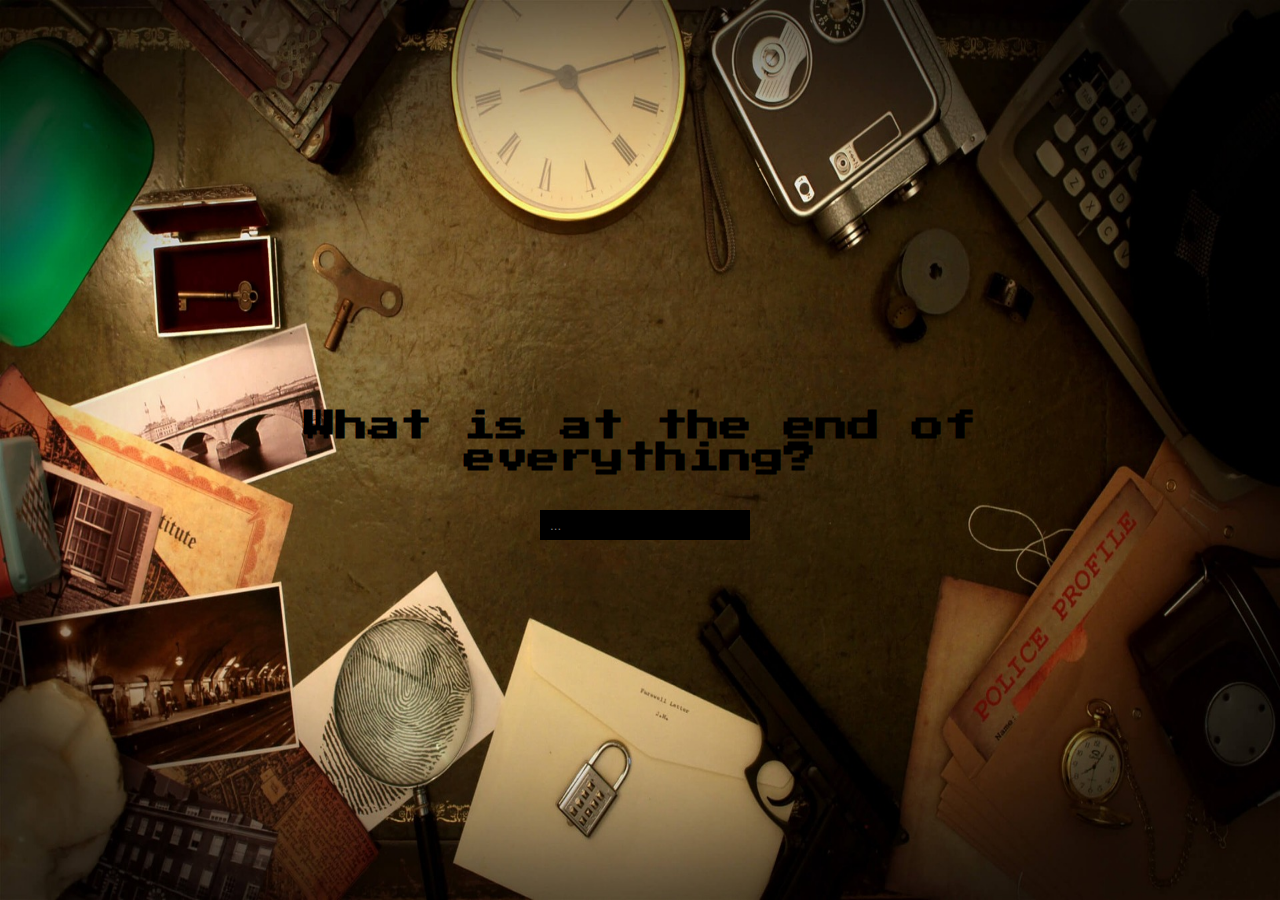
<file: challenge1/index.html>
<!DOCTYPE html>
<html lang="en">
<head>
    <meta charset="UTF-8">
    <meta http-equiv="X-UA-Compatible" content="IE=edge">
    <meta name="viewport" content="width=device-width, initial-scale=1.0">
    <link rel="stylesheet" href="style.css">
    <link
    href="https://fonts.googleapis.com/css?family=Press+Start+2P&display=swap"
    rel="stylesheet"
  />
    <title>Document</title>
</head>
<body>
    <div class="challenge1Container">
        <img class="mainImg" src="./img/escape-room.jpg" alt="">
        <div class="generalContainer">
            <img src="./img/istockphoto-478384809-612x612.jpg" alt="" class="imgClue" id="imgVintage">
            <img src="./img/fposter,small,wall_texture,product,750x1000.jpg" alt="" class="imgClue" id="imgPolice">
            <img src="./img//lock.jpg" class="imgClue" alt="" id="imgLock">
            <div class="upper">
            </div>
            <div class="middle">
                <h1>What is at the end of everythin<span id="gHover">g</span>?</h1>
                <div class="inputDiv"><input type="text" placeholder="..."></div>
            </div>
            <div class="lower">
                <div class="leftContainer lowerClues" id="firstClue"></div>
                <div class="middleContainer" id="secondClue">
                    <div class="lowerClues"></div>
                </div>
                <div class="rightContainer lowerClues" id="thirdClue"></div>
            </div>
        </div>
    </div>
<script src="index.js"></script>
</body>
</html>
</file>
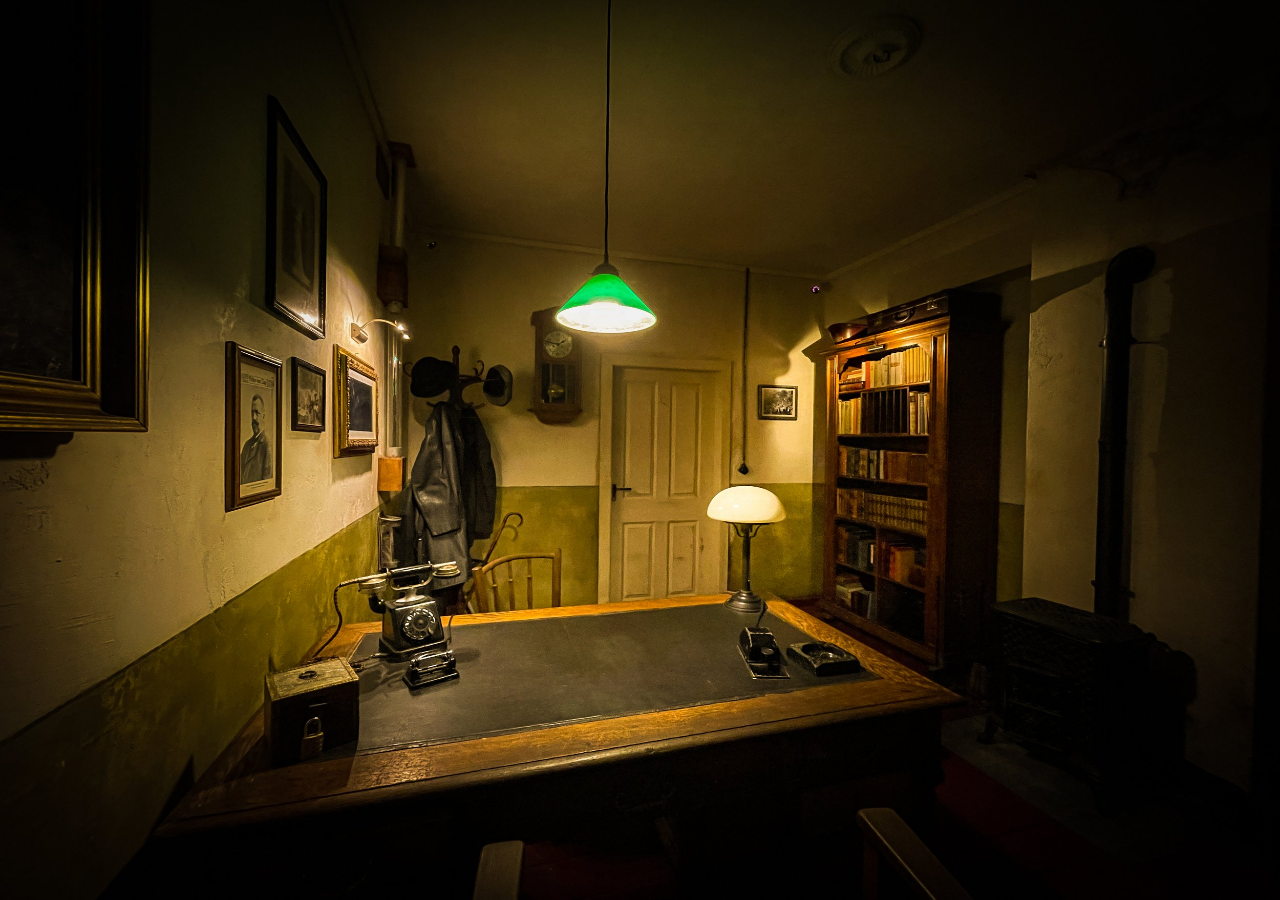
<file: challenge2/index.html>
<!DOCTYPE html>
<html lang="en">
<head>
    <meta charset="UTF-8">
    <meta http-equiv="X-UA-Compatible" content="IE=edge">
    <meta name="viewport" content="width=device-width, initial-scale=1.0">
    <link rel="stylesheet" href="style.css">
    <title>Escape Room</title>
</head>
<body>
    <div class="challenge2Container">
        <img src="./img/Beast_Office.jpg" alt="" class="officeImg">
        <div class="officeContainer">
            <img src="./img/framed-photo.jpg" alt="" class="clue1" id="clue1">
            <div class="clue1Marker" id="clue1Marker"></div>
            <div class="officeUp officeContainers">
            </div>
            <div class="officeMiddle officeContainers">
                <img src="./img/lock.jpg" alt="" id="imgLock">
                <div class="closingTag"></div>
                <div id="numInputs">
                    <div class="num">
                        <input type="tex" class="num">
                    </div>
                    <div class="num">
                        <input type="text" class="num">
                    </div>
                    <div class="num">
                        <input type="text" class="num">
                    </div>
                    <div class="num lastNum">
                        <div class="spacingDivs" id="closingTag">X</div>
                        <input type="text" class="num">
                        <div class="spacingDivs"></div>
                    </div>
                </div>
            </div>
            <div class="officeDown officeContainers">
                <div id="lockMarker"></div>
            </div>
        </div>
    </div>
    <script src="index.js"></script>
</body>
</html>
</file>
<file: challenge1/style.css>
*{
    margin: 0;
    padding: 0;
}

.mainImg{
    position: absolute;
    left: 0;
    top: 0;
    width: 100%;
    height: 100%;
    z-index: -1;
}

.generalContainer{
    height: 100vh;
    width: 100%;
    display: flex;
    align-items: center;
    justify-content: center;
    flex-direction: column;
}

h1{
    font-family: "Press Start 2P", cursive;
    height: 50px;
    width: 700px;
    text-align: center;
}

.inputDiv{
    width: 200px;
}

input{
    width: 100%;
    height: 30px;
    background-color: black;
    color: #00b800;
    border: none;
    padding-left: 10px;
    margin-top: 50px;
}


.generalContainer{
    width: 100%;
    display: flex;
    flex-direction: column;
}

#gHover:hover{
    color: #00b800;
}

.middle{
    display: flex;
    flex-direction: column;
    justify-content: center;
    align-items: center;
    height: 33%;
}

.lower{
    height: 33%;
    /* background-color: #00b800; */
    width: 100%;
}

.lower, .upper{
    display: flex;
    justify-content: space-around;
}

.lowerClues{
    height: 200px;
    width: 200px;
    /* background-color: yellow; */
}

.middleContainer{
    display: flex;
    flex-direction: column;
    justify-content: center;
}

.upper{
    display: flex;
    justify-content: flex-start;
    align-items: flex-end;
    height: 350px;
    width: 100%;}

.imgClue{
    position: absolute;
    display: none;
}


@keyframes parpadeo  {
    0%, 41%, 45%, 47%, 49.5%, 100%  { 
        opacity: 1;
    }

    42%, 44%, 46%,48%,  50%  { 
        opacity: 0; 
    }
}
</file>
<file: challenge2/style.css>
*{
    padding: 0;
    margin: 0;
}

.officeImg{
    position: absolute;
    height: 100%;
    width: 100%;
}

.officeContainer{
    height: 100vh;
    display: flex;
    flex-direction: column;
}

.officeContainers{
    position: relative;
    height: 33%;
    width: 100%;
}

/* .officeDown{
    background-color: yellow;
} */

#lockMarker{
    /* background-color: orange; */
    height: 100px;
    width: 100px;
    margin-left: 330px;
    margin-top: 40px;
}

#imgLock{
    height: 300px;
    width: 300px;
    display: none;
    position: absolute;  
}

.officeMiddle{
    display: flex;
    justify-content: center;
}

#numInputs{
    /* background-color: yellow; */
    height: 300px;
    width: 260px;
    position: relative;
    display: flex;
    justify-content: space-around;
    align-items: center;
    display: none;
}

.num{
    text-align: center;
    /* background-color: red; */
    height: 30px;
    width: 30px;
    font-size: 26px;
}

.lastNum{
    height: 100%;
    /* background-color: green; */
    display: flex;
    flex-direction: column;
    justify-content: space-around;
    margin-top: 5px;
}

.spacingDivs{
    height: 33%;
}

#closingTag{
    cursor: pointer;
}

#closingTag:hover{
color: rgb(108, 105, 105);
}

#clue1{
    position: relative;
    height: 300px;
    width: 300px;
    left: 380px;
    top: 300px;
    display: none;
}
</file>
